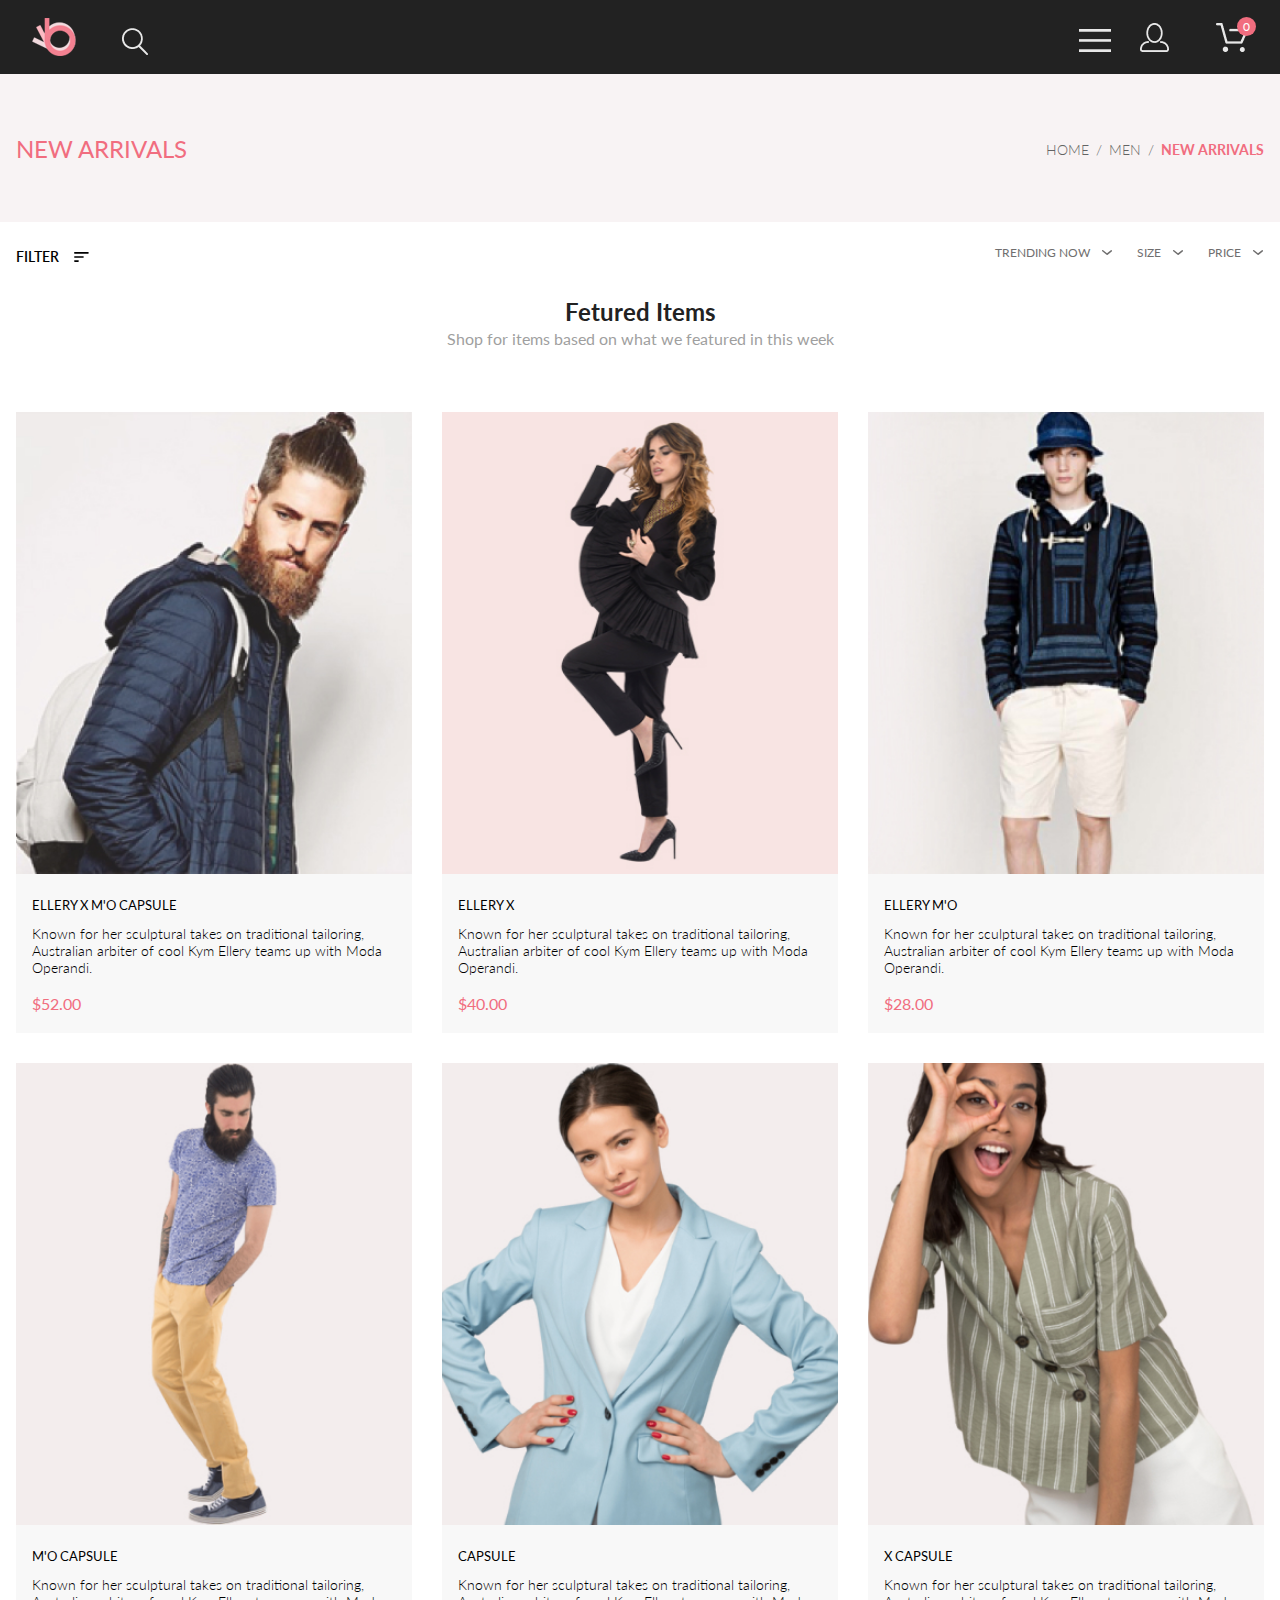
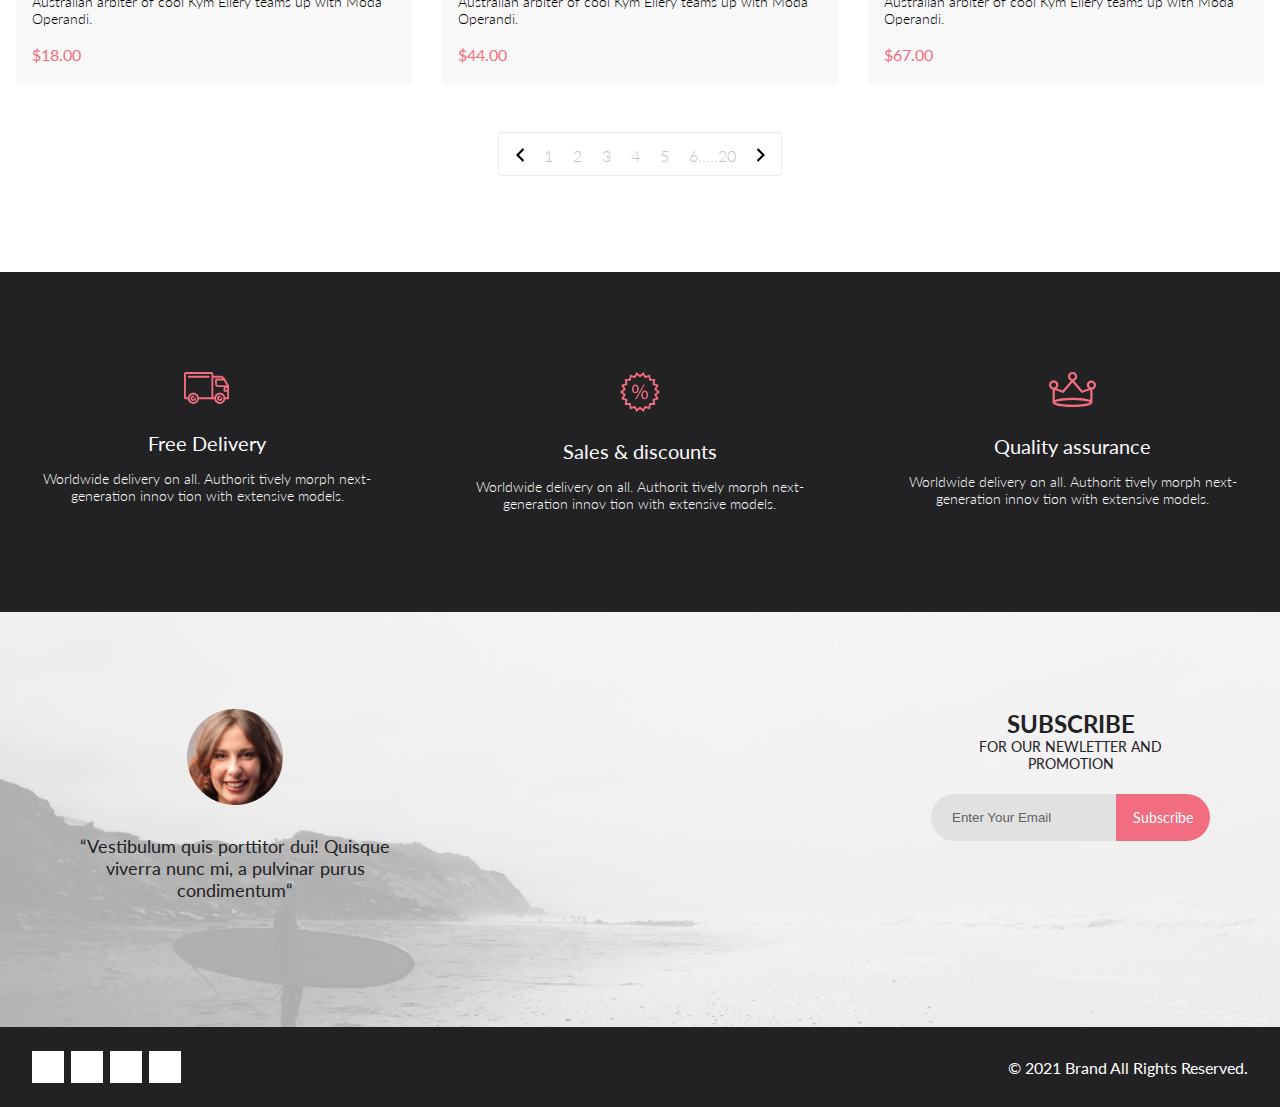
<file: index.html>
<!DOCTYPE html>
<html lang="en">

<head>
    <meta charset="UTF-8">
    <meta name="viewport" content="width=device-width, initial-scale=1.0">
    <title>Document</title>
    <link rel="stylesheet" href="https://cdnjs.cloudflare.com/ajax/libs/font-awesome/5.15.2/css/all.min.css" integrity="sha512-HK5fgLBL+xu6dm/Ii3z4xhlSUyZgTT9tuc/hSrtw6uzJOvgRr2a9jyxxT1ely+B+xFAmJKVSTbpM/CuL7qxO8w==" crossorigin="anonymous" />
    <link rel="stylesheet" href="style.css">
</head>

<body>
    <div class="header">
        <div class="container">
            <div class="leftHeader">
                <img src="images/logo.png" alt="">
                <img class="searchIcon" src="images/search.png" alt="">
            </div>

            <div class="rightHeader">
                <img src="images/bars.png" alt="">
                <img class="userIcon" src="images/user.png" alt="">

                <span class="cartIconWrap">
                    <img class="cartIcon" src="images/cart.png" alt="">
                    <span>0</span>
                </span>

                <div class="basket hidden">
                    <div class="basketRow basketHeader">
                        <div>Название товара</div>
                        <div>Количество</div>
                        <div>Цена за шт.</div>
                        <div>Итого</div>
                    </div>

                    <div class="basketTotal">
                        Товаров в корзине на сумму:
                        $<span class="basketTotalValue">0</span>
                    </div>
                </div>
            </div>
        </div>
    </div>

    <div class="newArrivals">
        <div class="container">
            <h1>NEW ARRIVALS</h1>
            <nav>
                <a href="#">HOME</a>
                <span>/</span>
                <a href="#">MEN</a>
                <span>/</span>
                <a href="#">NEW ARRIVALS</a>
            </nav>
        </div>
    </div>

    <div class="filters">
        <div class="container">
            <div class="filtersLeft">
                <span class="filterLabel">FILTER</span>
                <img class="filterIcon" src="images/filter.svg" alt="">
                <div class="filterPopup hidden">
                    <nav class="filterCategory">
                        <div class="filterCategoryHeader">CATEGORY</div>
                        <div class="hidden">
                            <a href="#">Accessories</a>
                            <a href="#">Bags</a>
                            <a href="#">Denim</a>
                            <a href="#">Hoodies & Sweatshirts</a>
                            <a href="#">Jackets & Coats</a>
                            <a href="#">Polos</a>
                            <a href="#">Shirts</a>
                            <a href="#">Shoes</a>
                            <a href="#">Sweaters & Knits</a>
                            <a href="#">T-Shirts</a>
                            <a href="#">Tanks</a>
                        </div>
                    </nav>
                    <nav class="filterCategory">
                        <div class="filterCategoryHeader">BRAND</div>
                        <div class="hidden">
                            <a href="#">Accessories</a>
                            <a href="#">Bags</a>
                            <a href="#">Denim</a>
                            <a href="#">Hoodies & Sweatshirts</a>
                            <a href="#">Jackets & Coats</a>
                            <a href="#">Polos</a>
                            <a href="#">Shirts</a>
                            <a href="#">Shoes</a>
                            <a href="#">Sweaters & Knits</a>
                            <a href="#">T-Shirts</a>
                            <a href="#">Tanks</a>
                        </div>
                    </nav>
                    <nav class="filterCategory">
                        <div class="filterCategoryHeader">DESIGNER</div>
                        <div class="hidden">
                            <a href="#">Accessories</a>
                            <a href="#">Bags</a>
                            <a href="#">Denim</a>
                            <a href="#">Hoodies & Sweatshirts</a>
                            <a href="#">Jackets & Coats</a>
                            <a href="#">Polos</a>
                            <a href="#">Shirts</a>
                            <a href="#">Shoes</a>
                            <a href="#">Sweaters & Knits</a>
                            <a href="#">T-Shirts</a>
                            <a href="#">Tanks</a>
                        </div>
                    </nav>
                </div>
            </div>
            <div class="filtersRight">
                <div class="filterTrending">
                    TRENDING NOW
                    <img src="images/filterArrow.svg" alt="">
                </div>
                <div class="filterSize">
                    <div class="filterSizeWrap">
                        SIZE
                        <img src="images/filterArrow.svg" alt="">
                    </div>
                    <div class="filterSizes hidden">
                        <div>
                            <input type="checkbox"> XS
                        </div>
                        <div>
                            <input type="checkbox"> S
                        </div>
                        <div>
                            <input type="checkbox"> M
                        </div>
                        <div>
                            <input type="checkbox"> L
                        </div>
                    </div>
                </div>
                <div class="filterPrice">
                    PRICE
                    <img src="images/filterArrow.svg" alt="">
                </div>
            </div>
        </div>
    </div>

    <div class="featured container">
        <h2 class="featuredHeader">Fetured Items</h2>
        <div class="featuredTitle">Shop for items based on what we featured in this week</div>

        <div class="featuredItems">

            <div class="featuredItem" data-id="1" data-name="ELLERY X M'O CAPSULE" data-price="52">

                <div class="featuredImgWrap">
                    <img src="images/featured/1.jpg" alt="">
                    <div class="featuredImgDark">
                        <button class="addToCart">
                            <img src="images/cart.svg" alt="">
                            Add to Cart
                        </button>
                    </div>
                </div>

                <div class="featuredData">
                    <div class="featuredName">
                        ELLERY X M'O CAPSULE
                    </div>
                    <div class="featuredText">
                        Known for her sculptural takes on traditional tailoring, Australian arbiter of cool Kym Ellery
                        teams
                        up with Moda Operandi.
                    </div>
                    <div class="featuredPrice">
                        $52.00
                    </div>
                </div>

            </div>

            <div class="featuredItem" data-id="2" data-name="ELLERY X" data-price="40">

                <div class="featuredImgWrap">
                    <img src="images/featured/2.jpg" alt="">
                    <div class="featuredImgDark">
                        <button class="addToCart">
                            <img src="images/cart.svg" alt="">
                            Add to Cart
                        </button>
                    </div>
                </div>

                <div class="featuredData">
                    <div class="featuredName">
                        ELLERY X
                    </div>
                    <div class="featuredText">
                        Known for her sculptural takes on traditional tailoring, Australian arbiter of cool Kym Ellery
                        teams
                        up with Moda Operandi.
                    </div>
                    <div class="featuredPrice">
                        $40.00
                    </div>
                </div>

            </div>

            <div class="featuredItem" data-id="3" data-name="ELLERY M'O" data-price="28">

                <div class="featuredImgWrap">
                    <img src="images/featured/3.jpg" alt="">
                    <div class="featuredImgDark">
                        <button class="addToCart"> 
                            <img src="images/cart.svg" alt="">
                            Add to Cart
                        </button>
                    </div>
                </div>

                <div class="featuredData">
                    <div class="featuredName">
                        ELLERY M'O
                    </div>
                    <div class="featuredText">
                        Known for her sculptural takes on traditional tailoring, Australian arbiter of cool Kym Ellery
                        teams
                        up with Moda Operandi.
                    </div>
                    <div class="featuredPrice">
                        $28.00
                    </div>
                </div>

            </div>

            <div class="featuredItem" data-id="4" data-name="M'O CAPSULE" data-price="18">

                <div class="featuredImgWrap">
                    <img src="images/featured/4.jpg" alt="">
                    <div class="featuredImgDark">
                        <button class="addToCart">
                            <img src="images/cart.svg" alt="">
                            Add to Cart
                        </button>
                    </div>
                </div>

                <div class="featuredData">
                    <div class="featuredName">
                        M'O CAPSULE
                    </div>
                    <div class="featuredText">
                        Known for her sculptural takes on traditional tailoring, Australian arbiter of cool Kym Ellery
                        teams
                        up with Moda Operandi.
                    </div>
                    <div class="featuredPrice">
                        $18.00
                    </div>
                </div>

            </div>

            <div class="featuredItem" data-id="5" data-name="CAPSULE" data-price="44">

                <div class="featuredImgWrap">
                    <img src="images/featured/5.jpg" alt="">
                    <div class="featuredImgDark">
                        <button class="addToCart">
                            <img src="images/cart.svg" alt="">
                            Add to Cart
                        </button>
                    </div>
                </div>

                <div class="featuredData">
                    <div class="featuredName">
                        CAPSULE
                    </div>
                    <div class="featuredText">
                        Known for her sculptural takes on traditional tailoring, Australian arbiter of cool Kym Ellery
                        teams
                        up with Moda Operandi.
                    </div>
                    <div class="featuredPrice">
                        $44.00
                    </div>
                </div>

            </div>
            <div class="featuredItem" data-id="6" data-name="X CAPSULE" data-price="67">

                <div class="featuredImgWrap">
                    <img src="images/featured/6.jpg" alt="">
                    <div class="featuredImgDark">
                        <button class="addToCart">
                            <img src="images/cart.svg" alt="">
                            Add to Cart
                        </button>
                    </div>
                </div>

                <div class="featuredData">
                    <div class="featuredName">
                        X CAPSULE
                    </div>
                    <div class="featuredText">
                        Known for her sculptural takes on traditional tailoring, Australian arbiter of cool Kym Ellery
                        teams
                        up with Moda Operandi.
                    </div>
                    <div class="featuredPrice">
                        $67.00
                    </div>
                </div>

            </div>
        </div>

        <div class="pagination">
            <a href="#">
                <img src="images/chevronLeft.svg" alt="">
            </a>
            <a href="#">1</a>
            <a href="#">2</a>
            <a href="#">3</a>
            <a href="#">4</a>
            <a href="#">5</a>
            <a href="#">6.....20</a>
            <a href="#">
                <img src="images/chevronRight.svg" alt="">
            </a>
        </div>
    </div>

    <div class="services">
        <div class="container">

            <div class="serivceUnit">
                <img src="images/services/delivery.svg" alt="">
                <div class="servicesTitle">
                    Free Delivery
                </div>
                <div class="servicesText">
                    Worldwide delivery on all. Authorit tively morph next-generation innov tion with extensive models.
                </div>
            </div>

            <div class="serivceUnit">
                <img src="images/services/discount.svg" alt="">
                <div class="servicesTitle">
                    Sales & discounts
                </div>
                <div class="servicesText">
                    Worldwide delivery on all. Authorit tively morph next-generation innov tion with extensive models.
                </div>
            </div>

            <div class="serivceUnit">
                <img src="images/services/assurance.svg" alt="">
                <div class="servicesTitle">
                    Quality assurance
                </div>
                <div class="servicesText">
                    Worldwide delivery on all. Authorit tively morph next-generation innov tion with extensive models.
                </div>
            </div>
        </div>
    </div>

    <div class="subscribe">
        <div class="container">

            <div class="subscribeLeft">
                <img src="images/subscribeUser.png" alt="">
                <div class="subscribeUserText">
                    “Vestibulum quis porttitor dui! Quisque viverra nunc mi, a pulvinar purus condimentum“
                </div>
            </div>

            <div class="subscribeRight">
                <div class="subscribeTitle">
                    SUBSCRIBE
                </div>
                <div class="subscribeText">
                    FOR OUR NEWLETTER AND PROMOTION
                </div>
                <form action="" class="subscribeForm">
                    <input type="text" placeholder="Enter Your Email">
                    <button>Subscribe</button>
                </form>
            </div>

        </div>
    </div>

    <div class="footer">
        <div class="container">
            <div class="footerLeft">
                <a href="#">
                    <i class="fab fa-facebook-f"></i>
                </a>
                <a href="#">
                    <i class="fab fa-instagram"></i>
                </a>
                <a href="#">
                    <i class="fab fa-pinterest-p"></i>
                </a>
                <a href="#">
                    <i class="fab fa-twitter"></i>
                </a>
            </div>
            <div class="footerRight">
                &copy; 2021  Brand  All Rights Reserved.
            </div>
        </div>
    </div>

    <script src="app.js"></script>
    <script src="basket.js"></script>
</body>

</html>
</file>
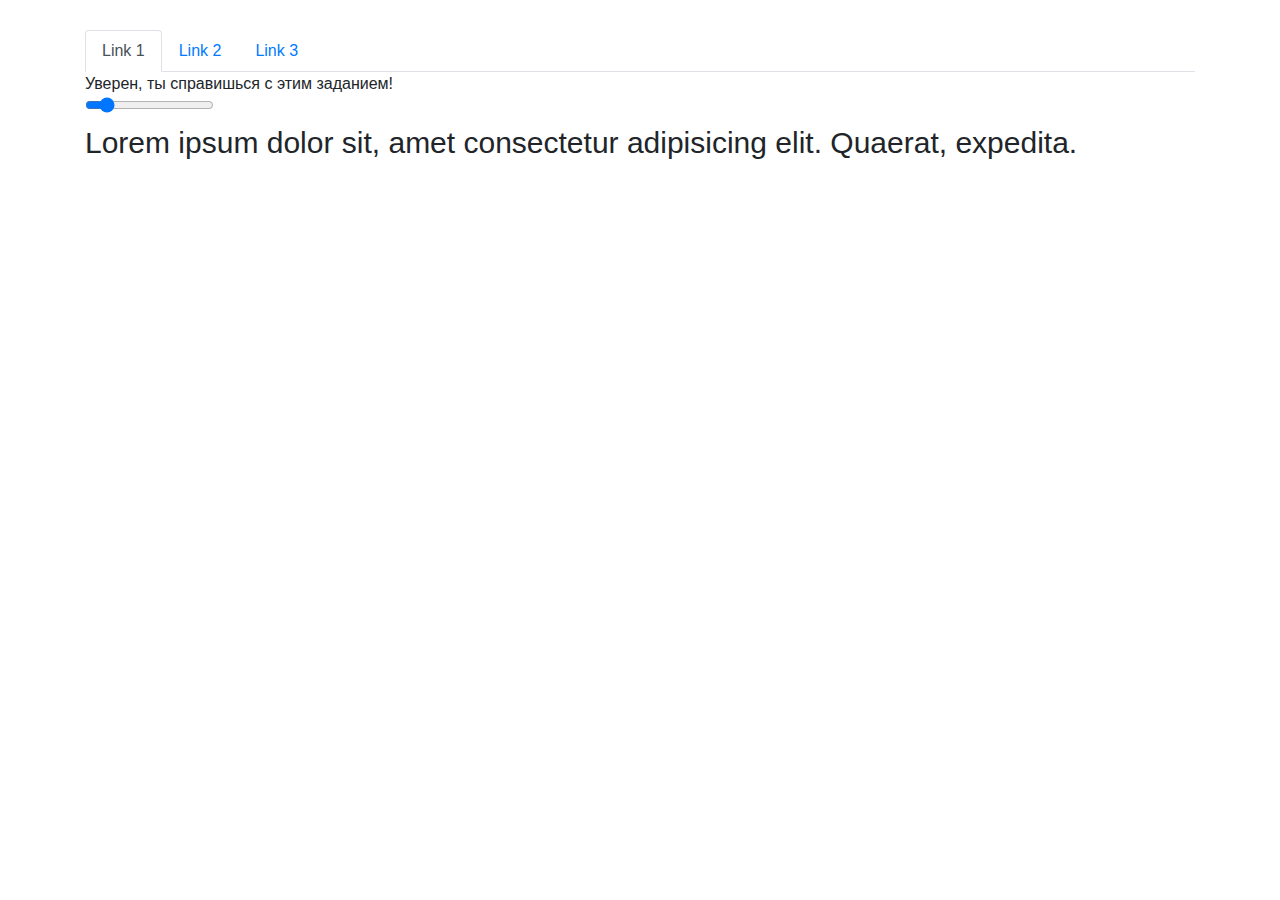
<file: 1 (1).html>
<!DOCTYPE html>
<html lang="en">
<head>
  <meta charset="UTF-8">
  <title>Homework</title>
  <link rel="stylesheet" href="https://stackpath.bootstrapcdn.com/bootstrap/4.5.2/css/bootstrap.min.css"
        integrity="sha384-JcKb8q3iqJ61gNV9KGb8thSsNjpSL0n8PARn9HuZOnIxN0hoP+VmmDGMN5t9UJ0Z" crossorigin="anonymous">
  <style>
    .nav {
      margin-top: 30px;
    }
    #inputDiv {
      font-size: 30px;
    }
  </style>
</head>
<body>
<!--
Обязательное задание.

Выполнить все задачи в теге script. Комментарии, в которых написаны задачи, не
стирать, код с решением задачи пишем под комментарием.
-->
<div class="container">
  <ul class="nav nav-tabs">
    <li class="nav-item" data-text="T1">
      <a class="nav-link active" href="#">Link 1</a>
    </li>
    <li class="nav-item" data-text="X6">
      <a class="nav-link" href="#">Link 2</a>
    </li>
    <li class="nav-item" data-text="H99">
      <a class="nav-link" href="#">Link 3</a>
    </li>
  </ul>

  <div class="text">Уверен, ты справишься с этим заданием!</div>

  <input type="range" min="20" max="100">
  <div id="inputDiv">
    Lorem ipsum dolor sit, amet consectetur adipisicing elit. Quaerat, expedita.
  </div>
</div>

<script>
  "use strict";

  /*
  1. Необходимо сделать так, чтобы при клике на элемент с классом "nav-link",
  данному элементу ставился класс "active", при этом у всeх других элементов с
  классом nav-link данных элемент отсутствовал, необходимо использовать
  делегирование события.
  Также необходимо чтобы в div с классом text ставился нужный текст, который
  прописан в объекте panelText (вам необходимо определить самостоятельно, что
  общего между данной в html версткой и объектом ниже).
  */
  const panelText = {
    T1: "Уверен, ты справишься с этим заданием!",
    X6: "Знаю, программирование это нелегко.",
    H99: "Однако, программирование, в итоге, принесет свои плоды.",
  };

  let activeLinkEl = document.querySelector('.active');
  const textDivEl = document.querySelector('div.text');
  document.querySelector('.nav-tabs').addEventListener('click', event => {
    if (!event.target.classList.contains('nav-link')) {
      return;
    }

    activeLinkEl.classList.remove('active');
    event.target.classList.add('active');
    activeLinkEl = event.target;

    textDivEl.textContent = panelText[event.target.parentElement.dataset.text];
  });


  /*
  2. Необходимо сделать так, чтобы при изменении input'а менялся и размер шрифта
  у элемента с id="inputDiv". Перемещение ползунка должно плавно увеличивать
  шрифт у текста, никакого резкого увеличения шрифта не должно быть при
  перетаскивании ползунка.
   */
  const divEl = document.getElementById('inputDiv');
  const inputEl = document.querySelector('input');
  inputEl.value = Number.parseInt(getComputedStyle(divEl).fontSize).toString();
  inputEl.addEventListener('input', event => {
    divEl.style.fontSize = `${event.target.value}px`;
  });

</script>
</body>
</html>
</file>
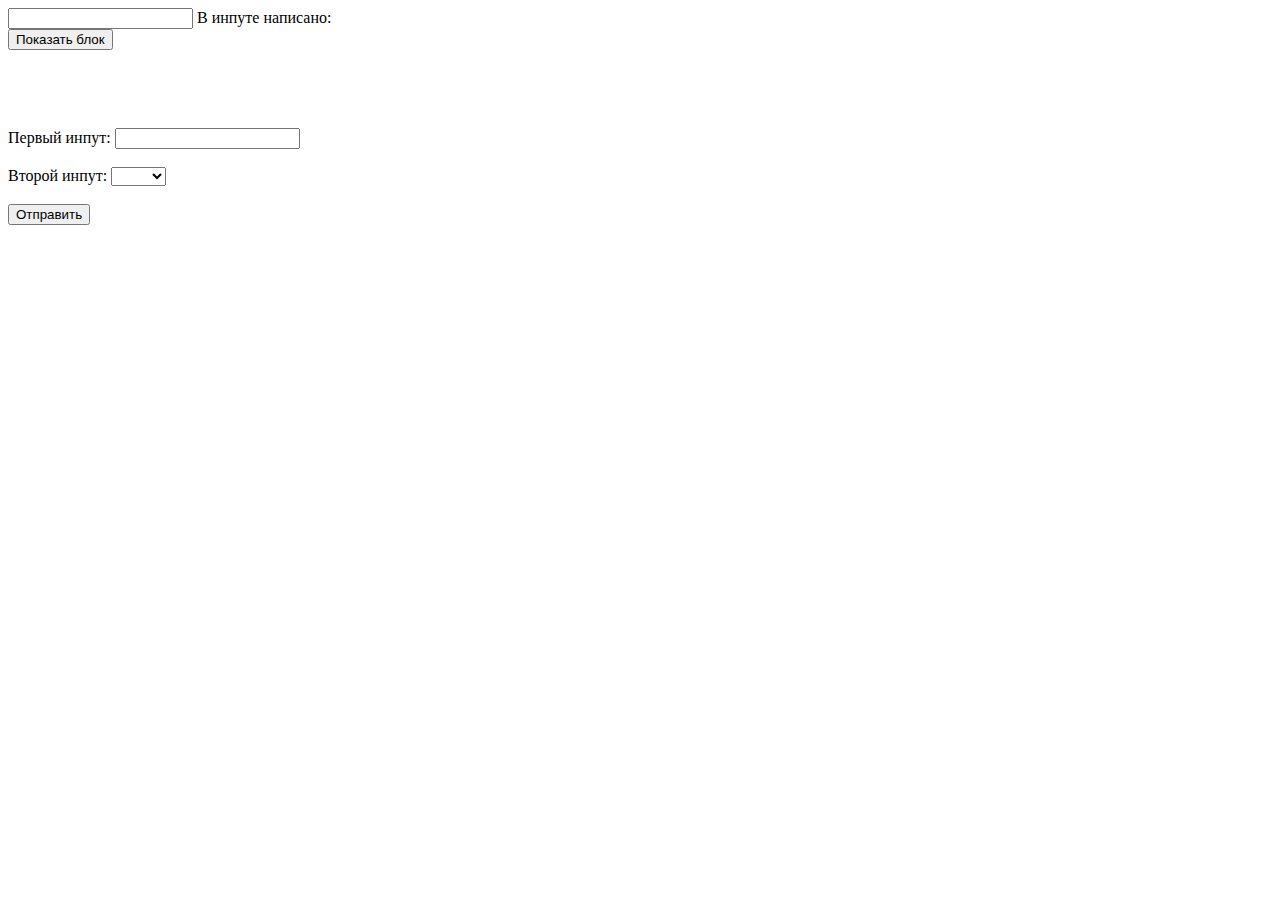
<file: 2.html>
<!DOCTYPE html>
<html lang="en">
<head>
  <meta charset="UTF-8">
  <title>Homework</title>
  <link rel="stylesheet" href="https://cdnjs.cloudflare.com/ajax/libs/animate.css/4.0.0/animate.min.css">
  <style>
    .message {
      width: 150px;
      padding: 20px;
      background: lightgoldenrodyellow;
      border: 1px solid orange;
      visibility: hidden;
    }
    .error {
      border: 0.3rem solid red;
    }
  </style>
</head>
<body>
<!--
Обязательное задание.

Выполнить все задачи в теге script. Комментарии, в которых написаны задачи, не
стирать, код с решением задачи пишем под комментарием.
-->

<input id="from" type="text">
В инпуте написано: <span></span>

<br>

<button class="messageBtn">Показать блок</button>
<div class="message">
  Привет :)
</div>

<br>

<form>
  <label>
    Первый инпут:
    <input class="form-control" type="text">
  </label>
  <br>
  <br>
  <label>
    Второй инпут:
    <select class="form-control">
      <option value=""></option>
      <option value="1">Один</option>
      <option value="2">Два</option>
    </select>
  </label>
  <br>
  <br>
  <button>Отправить</button>
</form>

<script>
  "use strict";

  /*
  1. При изменении значения в input с id="from", значение содержащееся в нем
  должно моментально отображаться в span. То есть при печати в input'е тег span
  также должен меняться.
  */
  const spanEl = document.querySelector('span');
  document.querySelector('#from').addEventListener('input', e => {
    spanEl.textContent = e.target.value;
  });


  /*
  2. При клике на кнопку с классом messageBtn необходимо элементу с классом
  message:
  1) добавить два класса: animate__animated и animate__fadeInLeftBig
  2) поставить данному элементу стиль visibility в значение 'visible'.
   */
  const message = document.querySelector('.message');
  document.querySelector('button').addEventListener('click', () => {
    message.style.visibility = 'visible';
    message.classList.add('animate__animated', 'animate__fadeInLeftBig');
  });

  /*
  3. Необходимо при отправке формы проверить, заполнены ли все поля в этой
  форме. Если какое-либо поле не заполнено, форма не должна отправляться, также
  должны быть подсвечены незаполненные поля (необходимо поставить класс error
  незаполненным полям).
  Как только пользователь начинает заполнять какое-либо поле, необходимо,
  при вводе в данное поле, произвести проверку:
  Если поле пустое, необходимо данное поле подсветить (поставить класс error
  данному полю).
  Если поле было чем-либо заполнено, подсветку (класс error) необходимо убрать.
   */
  const formEl = document.querySelector('form');
  const formControlEls = formEl.querySelectorAll('input, select');
  formEl.addEventListener('submit', event => {
    formControlEls.forEach(formControlEl => {
      if (formControlEl.value === '') {
        formControlEl.classList.add('error');
        event.preventDefault();
      }
    });
  });


</script>
</body>
</html>
</file>
<file: style.css>
@import url("https://fonts.googleapis.com/css2?family=Lato:wght@300;400;700;900&display=swap");
body {
    margin: 0;
    font-family: Lato, sans-serif;
}

.header {
    background: #222222;
    height: 74px;
    padding: 18px 16px;
    box-sizing: border-box;
}

.header .container {
    display: flex;
    justify-content: space-between;
    align-items: center;
}

@media (min-width: 1600px) {
    .container {
        margin: 0 auto;
        width: 1140px;
    }
}

@media (min-width: 768px) {
    .header {
        padding-left: 32px;
        padding-right: 32px;
    }
}

.header i {
    color: #e8e8e8;
}

.userIcon,
.cartIcon {
    display: none;
}

@media (min-width: 768px) {
    .userIcon,
    .cartIcon {
        display: inline;
    }
}

.userIcon {
    margin-left: 25px;
    margin-right: 42px;
}

.searchIcon {
    margin-left: 41px;
}

.cartIconWrap {
    position: relative;
}

.cartIconWrap span {
    display: inline-block;
    width: 19px;
    height: 19px;
    color: white;
    background: #f16d7f;
    border-radius: 50%;
    position: absolute;
    text-align: center;
    right: -8px;
    top: -19px;
    font-size: 12px;
    line-height: 19px;
}


.rightHeader {
    position: relative;
}

.basket {
    position: absolute;
    z-index: 3;
    right: 0;
    top: 37px;
    background: white;
    padding: 10px;
    border: 1px solid #ebebeb;
    border-radius: 3px;
    font-size: 14px;
}

@media (min-width: 340px) {
    .basket {
        font-size: 16px;
    }
}
@media (min-width: 552px) {
    .basket {
        width: 500px;
    }
}

.basketRow {
    display: grid;
    grid-template-columns: repeat(4, 1fr);
    gap: 10px;
    margin-bottom: 10px;
    border-bottom: 1px solid #ebebeb;
    padding-bottom: 10px;
}

.basketHeader {
    font-weight: bold;
}

.basketTotal {
    font-weight: bold;
    text-align: right;
}

.newArrivals {
    background: #f8f3f4;
    min-height: 148px;
}

.newArrivals h1 {
    margin: 24px 0 32px;
    font-weight: normal;
    font-size: 24px;
    line-height: 29px;
    color: #f16d7f;
}

@media (min-width: 768px) {
    .newArrivals h1 {
        margin: 0;
    }
}

.newArrivals .container {
    display: flex;
    flex-direction: column;
    align-items: center;
    min-height: inherit;
}

@media (min-width: 768px) {
    .newArrivals .container {
        flex-direction: row;
        justify-content: space-between;
    }
}

@media (min-width: 768px) and (max-width: 1599px) {
    .newArrivals .container {
        padding: 0 16px;
    }
}

.newArrivals nav a,
.newArrivals nav span {
    font-weight: 300;
    font-size: 14px;
    line-height: 17px;
    color: #636363;
}

.newArrivals nav a {
    text-decoration: none;
}

.newArrivals nav span {
    margin: 0 3px;
}

.newArrivals nav a:last-of-type {
    font-weight: bold;
    font-size: 14px;
    line-height: 17px;
    color: #f16d7f;
}

.filters {
    margin-top: 24px;
    margin-bottom: 32px;
}

@media (min-width: 1600px) {
    .filters {
        margin-top: 51px;
        margin-bottom: 64px;
    }
}

.filters .container {
    display: flex;
    justify-content: space-between;
    padding-left: 8px;
    padding-right: 8px;
}

@media (min-width: 768px) {
    .filters .container {
        padding-left: 16px;
        padding-right: 16px;
    }
}

@media (min-width: 1600px) {
    .filters .container {
        padding-left: 0;
        padding-right: 0;
        justify-content: flex-start;
    }
}

.filtersRight {
    display: flex;
    font-size: 12px;
    line-height: 14px;
    color: #6f6e6e;
}

@media (min-width: 1600px) {
    .filtersRight {
        font-size: 14px;
        line-height: 17px;
        margin-left: 320px;
    }
}

.filtersRight img {
    position: relative;
    bottom: 1px;
    margin-left: 9px;
}

.filtersRight > div:not(:last-child) {
    margin-right: 15px;
}

@media (min-width: 375px) {
    .filtersRight > div:not(:last-child) {
        margin-right: 24px;
    }
}

.filtersLeft .filterLabel {
    display: none;
    position: relative;
    z-index: 2;
    cursor: pointer;
}

.filterLabelPink {
    color: #ef5b70 !important;
    left: 16px;
    top: 13px;
}

.filterIconPink {
    left: 16px;
    top: 13px;
}

@media (min-width: 768px) {
    .filtersLeft .filterLabel {
        display: inline;
        font-weight: 600;
        font-size: 14px;
        line-height: 17px;
        color: #000000;
    }
}

.filtersLeft .filterIcon {
    width: 37px;
    height: 25px;
    position: relative;
    z-index: 2;
}

@media (min-width: 768px) {
    .filtersLeft .filterIcon {
        width: 15px;
        height: 10px;
        margin-left: 11px;
    }
}

.filtersLeft {
    position: relative;
}

.hidden {
    display: none;
}

.filterPopup {
    position: absolute;
    left: 0;
    top: 0;
    width: 360px;
    background: #ffffff;
    box-shadow: 6px 4px 35px rgba(0, 0, 0, 0.21);
    padding: 46px 16px 16px 16px;
    z-index: 1;
    overflow-y: auto;
}

.filterCategoryHeader {
    font-size: 14px;
    line-height: 37px;
    color: #ef5b70;
    padding-left: 11px;
    min-height: 37px;
    border-bottom: 1px solid #ebebeb;
    margin-bottom: 24px;
    position: relative;
    cursor: pointer;
}

.filterCategoryHeader:before {
    content: "";
    width: 5px;
    min-height: inherit;
    background: #ef5b70;
    position: absolute;
    left: 0;
    top: 1px;
}

.filterCategory:not(:last-child) {
    margin-bottom: 24px;
}

.filterCategory a {
    display: block;
    text-decoration: none;
    padding-left: 34px;
    padding-right: 16px;
    font-size: 14px;
    line-height: 17px;
    color: #6f6e6e;
}

.filterCategory a:not(:last-child) {
    margin-bottom: 11px;
}

.filterSizeWrap {
    cursor: pointer;
}

.filterSize {
    position: relative;
}

.filterSizes {
    position: absolute;
    left: 0;
    top: 25px;
    width: 79px;
    height: 103px;
    background: #ffffff;
    box-shadow: 6px 4px 35px rgba(0, 0, 0, 0.21);
    padding: 7px 9px;
    box-sizing: border-box;
    font-size: 14px;
    color: #6f6e6e;
}

.filterSizes > div:not(:last-child) {
    margin-bottom: 4px;
}

.featured {
    padding-left: 8px;
    padding-right: 8px;
    margin-bottom: 96px;
}

@media (min-width: 768px) {
    .featured {
        padding-left: 16px;
        padding-right: 16px;
    }
}

@media (min-width: 1600px) {
    .featured {
        padding-left: 0;
        padding-right: 0;
    }
}

.featured h2 {
    margin-top: 0;
    margin-bottom: 3px;
    text-align: center;
    color: #222222;
}

.featuredTitle {
    text-align: center;
    color: #9f9f9f;
    margin-bottom: 64px;
}

.featuredItems {
    display: grid;
    grid-template-columns: 1fr;
    row-gap: 16px;
}

@media (min-width: 640px) {
    .featuredItems {
        grid-template-columns: 1fr 1fr;
        row-gap: 18px;
        column-gap: 16px;
    }
}

@media (min-width: 1000px) {
    .featuredItems {
        grid-template-columns: repeat(3, 1fr);
        gap: 30px;
    }
}

.featuredItem {
    background: #f8f8f8;
}

.featuredItem img {
    width: 100%;
    display: block;
}

.featuredImgWrap {
    position: relative;
}

.featuredItem:hover .featuredImgDark {
    display: flex;
}

.featuredImgDark {
    position: absolute;
    width: 100%;
    height: 100%;
    left: 0;
    top: 0;
    background: rgba(58, 56, 56, 0.86);
    display: none;
    justify-content: center;
    align-items: center;
}

.featuredImgDark button {
    background: none;
    border: 1px solid white;
    color: white;
    display: flex;
    align-items: center;
    padding: 10px 14px;
    font-size: 14px;
    font-family: inherit;
}

.featuredImgDark button img {
    width: 26px;
    height: 24px;
    margin-right: 11px;
}

.featuredData {
    padding: 23px 16px 20px;
}

.featuredName {
    font-size: 13px;
    line-height: 16px;
    color: #000000;
}

.featuredText {
    font-weight: 300;
    font-size: 14px;
    line-height: 17px;
    margin-top: 12px;
    margin-bottom: 18px;
}

.featuredPrice {
    font-size: 16px;
    line-height: 19px;
    color: #f16d7f;
}

.pagination {
    width: 284px;
    height: 44px;
    margin: 0 auto;
    border: 1px solid #ebebeb;
    margin-top: 48px;
    padding: 13px 16px;
    box-sizing: border-box;
    display: flex;
    justify-content: space-between;
    border-radius: 3px;
}

.pagination a {
    text-decoration: none;
    font-weight: 300;
    font-size: 16px;
    color: #c4c4c4;
}

.pagination a:hover {
    color: #ef5b70;
}

.services {
    background: #222224;
    padding-top: 48px;
    padding-bottom: 81px;
    padding-left: 14px;
    padding-right: 14px;
}

@media (min-width: 1200px) {
    .services {
        padding-top: 100px;
        padding-bottom: 100px;
    }
}

.services .container {
    display: grid;
    gap: 46px;
}

@media (min-width: 1200px) {
    .services .container {
        display: grid;
        grid-template-columns: repeat(3, 1fr);
        gap: 46px;
    }
}

.serivceUnit {
    text-align: center;
    display: flex;
    flex-direction: column;
    align-items: center;
}

.servicesTitle,
.servicesText {
    color: #fbfbfb;
}

.servicesTitle {
    font-size: 19.96px;
    line-height: 24px;
    margin-top: 27px;
    margin-bottom: 15px;
}

.servicesText {
    font-weight: 300;
    font-size: 13.972px;
    line-height: 17px;
    max-width: 340px;
}

.subscribe {
    background: url(images/subscribe.jpg) no-repeat;
    background-size: cover;
    padding-top: 64px;
    padding-bottom: 109px;
    padding-left: 20px;
    padding-right: 20px;
}

@media (min-width: 1200px) {
    .subscribe {
        padding-top: 97px;
        padding-bottom: 126px;
    }

    .subscribe .container {
        margin: 0 auto;
        width: 1140px;
        display: flex;
        justify-content: space-between;
    }
}

.subscribeLeft {
    display: flex;
    flex-direction: column;
    align-items: center;
}

.subscribeUserText {
    margin-top: 30px;
    text-align: center;
    font-size: 18px;
    line-height: 22px;
    color: #222224;
    max-width: 330px;
}

.subscribeRight {
    display: flex;
    flex-direction: column;
    align-items: center;
    margin-top: 65px;
}

@media (min-width: 1200px) {
    .subscribeRight {
        margin-top: initial;
    }
}

.subscribeTitle {
    font-weight: 700;
    font-size: 24px;
    color: #222224;
}

.subscribeTitle,
.subscribeText {
    max-width: 271px;
    text-align: center;
}

.subscribeText {
    font-size: 14px;
    color: #222224;
    margin-bottom: 22px;
}

.subscribeForm {
    height: 47px;
}

.subscribeForm input {
    height: inherit;
    background: #e1e1e1;
    border: none;
    padding: 6px 21px;
    box-sizing: border-box;
    border-top-left-radius: 28px;
    border-bottom-left-radius: 28px;
    float: left;
    width: 185px;
}

.subscribeForm input::-webkit-input-placeholder {
    color: #222224;
    font-family: inherit;
    opacity: 0.67;
}
.subscribeForm input::-moz-placeholder {
    color: #222224;
    font-family: inherit;
    opacity: 0.67;
}
.subscribeForm input:-ms-input-placeholder {
    color: #222224;
    font-family: inherit;
    opacity: 0.67;
}
.subscribeForm input:-moz-placeholder {
    color: #222224;
    font-family: inherit;
    opacity: 0.67;
}

.subscribeForm button {
    height: inherit;
    border: none;
    color: white;
    font-family: inherit;
    font-size: 14px;
    line-height: 17px;
    background: #f16d7f;
    border-top-right-radius: 28px;
    border-bottom-right-radius: 28px;
    padding: 0 17px;
}

.footer {
    background: #222224;
    padding: 43px 20px 10px;
}

@media (min-width: 768px) {
    .footer {
        padding: 24px 32px;
    }
}

.footer .container {
    display: flex;
    flex-direction: column;
    align-items: center;
}

@media (min-width: 768px) {
    .footer .container {
        flex-direction: row;
        justify-content: space-between;
    }
}

.footerLeft {
    display: flex;
}

.footer a {
    color: black;
    background: white;
    width: 32px;
    height: 32px;
    display: flex;
    justify-content: center;
    align-items: center;
    text-decoration: none;
}

.footer a:hover {
    background: #f16d7f;
    color: white;
}

.footer a:not(:last-child) {
    margin-right: 7px;
}

.footerRight {
    color: white;
}

@media (max-width: 767px) {
    .footerRight {
        margin-top: 40px;
    }
}
</file>
